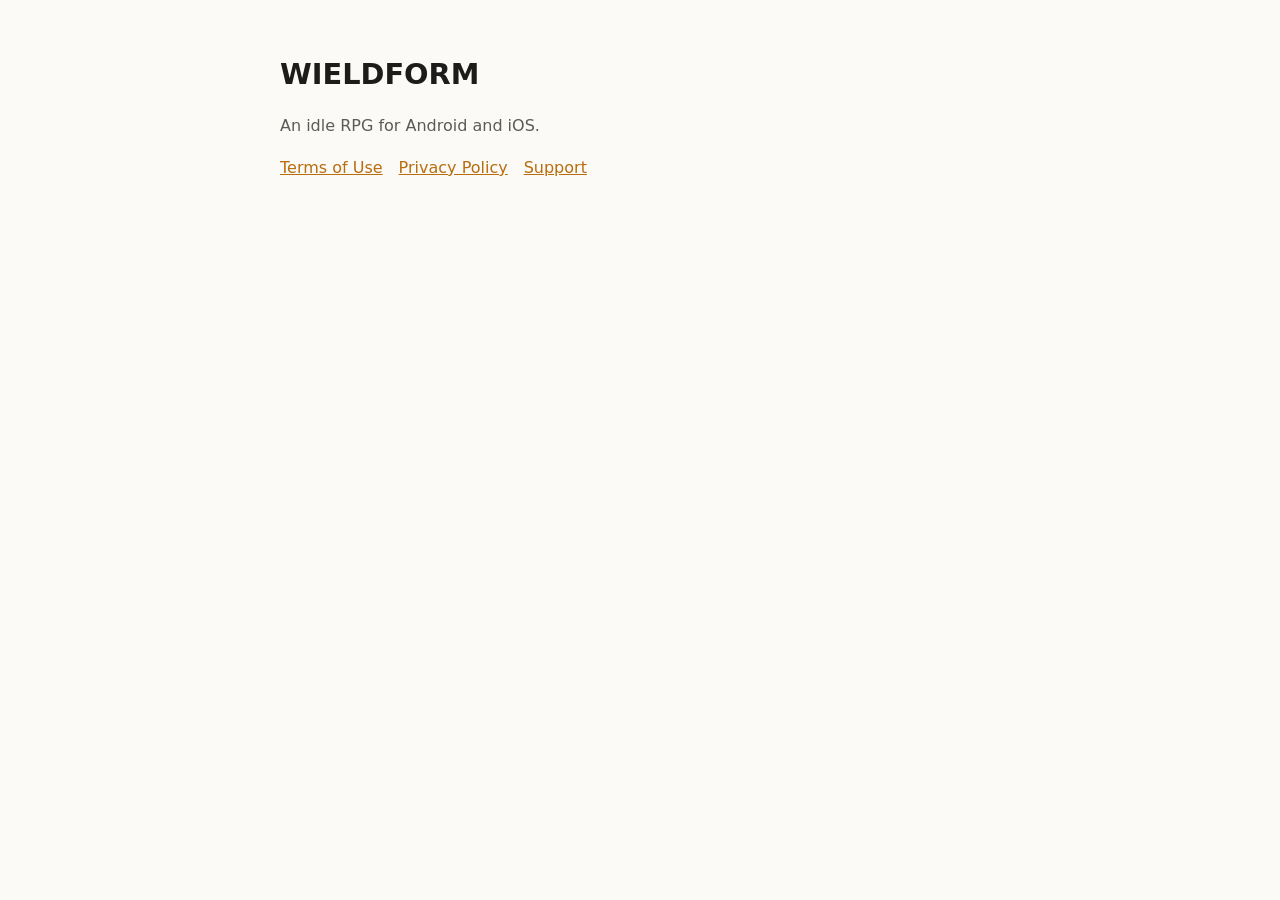
<file: index.html>
<!doctype html><html lang="en"><head><meta charset="utf-8"><meta name="viewport" content="width=device-width,initial-scale=1"><title>WIELDFORM</title><link rel="stylesheet" href="style.css"></head>
<body><main><h1>WIELDFORM</h1><p class="dim">An idle RPG for Android and iOS.</p>
<nav><a href="terms.html">Terms of Use</a><a href="privacy.html">Privacy Policy</a><a href="support.html">Support</a></nav></main></body></html>
</file>
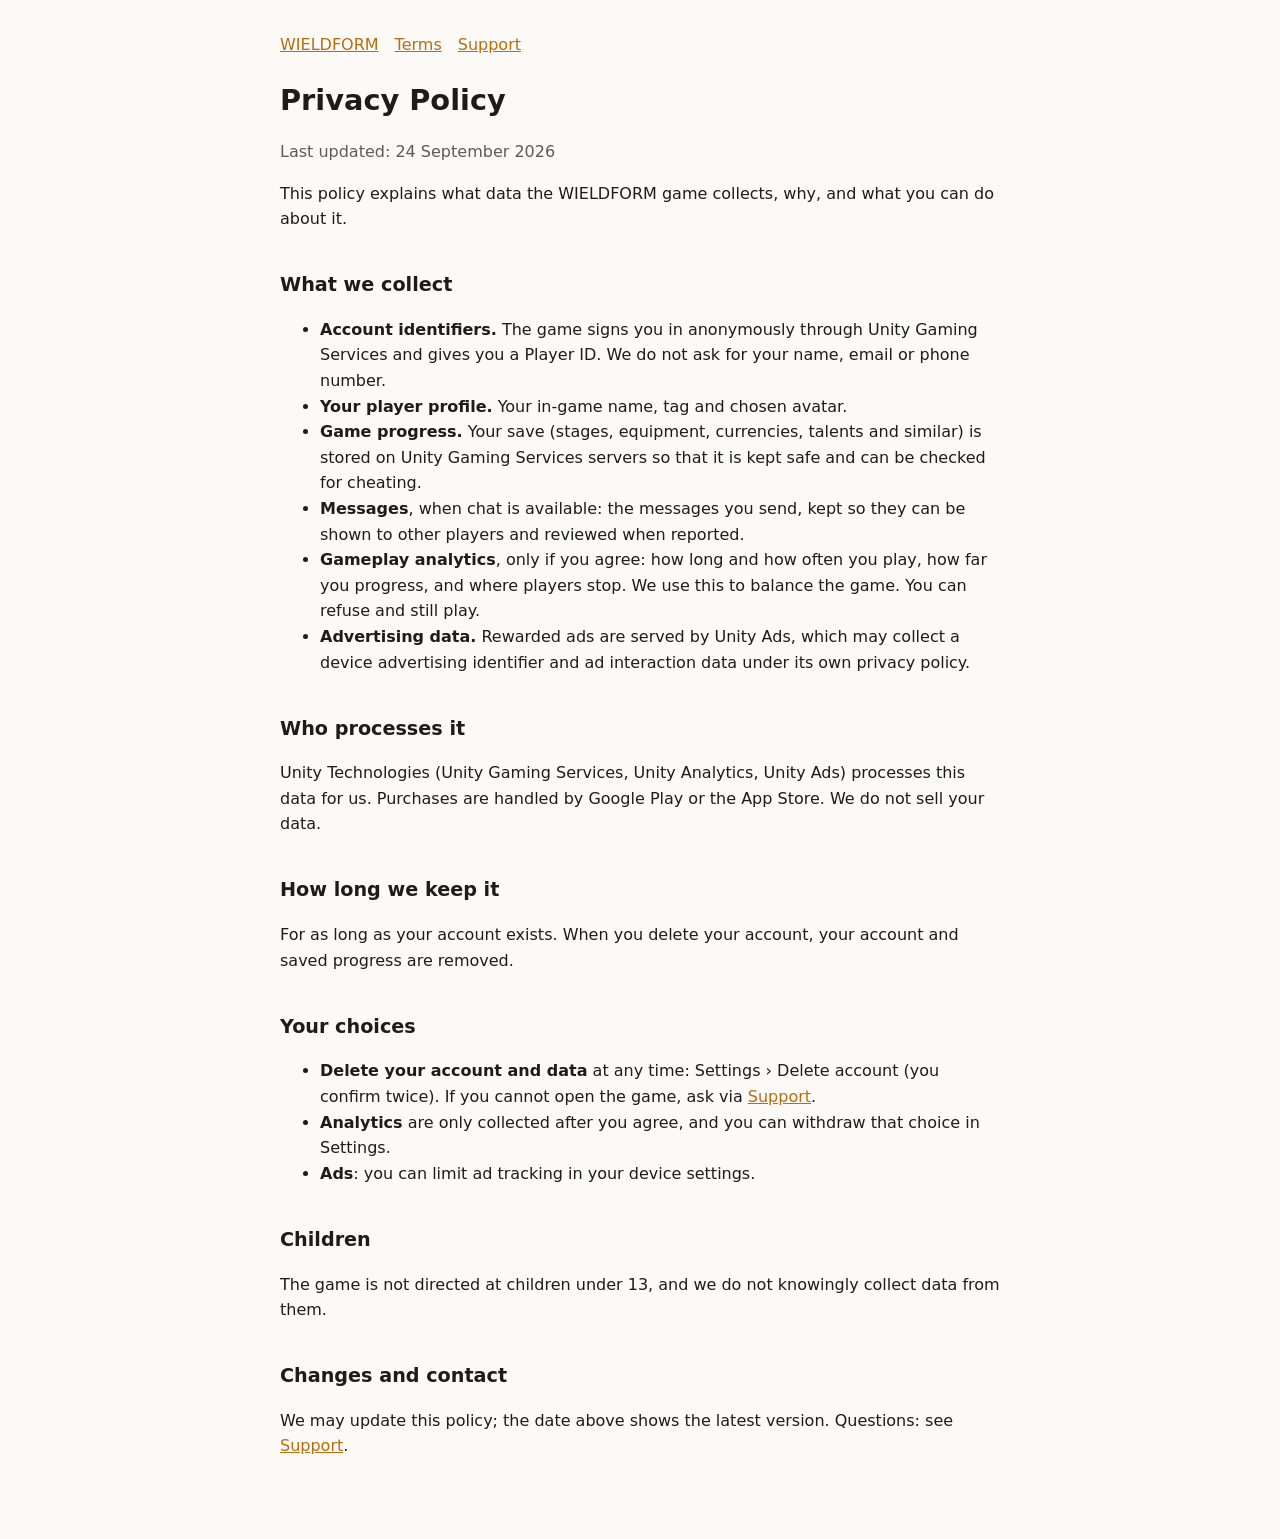
<file: privacy.html>
<!doctype html><html lang="en"><head><meta charset="utf-8"><meta name="viewport" content="width=device-width,initial-scale=1"><title>WIELDFORM Privacy Policy</title><link rel="stylesheet" href="style.css"></head>
<body><main><nav><a href="index.html">WIELDFORM</a><a href="terms.html">Terms</a><a href="support.html">Support</a></nav>
<h1>Privacy Policy</h1><p class="dim">Last updated: 24 September 2026</p>
<p>This policy explains what data the WIELDFORM game collects, why, and what you can do about it.</p>
<h2>What we collect</h2>
<ul>
<li><strong>Account identifiers.</strong> The game signs you in anonymously through Unity Gaming Services and gives you a Player ID. We do not ask for your name, email or phone number.</li>
<li><strong>Your player profile.</strong> Your in-game name, tag and chosen avatar.</li>
<li><strong>Game progress.</strong> Your save (stages, equipment, currencies, talents and similar) is stored on Unity Gaming Services servers so that it is kept safe and can be checked for cheating.</li>
<li><strong>Messages</strong>, when chat is available: the messages you send, kept so they can be shown to other players and reviewed when reported.</li>
<li><strong>Gameplay analytics</strong>, only if you agree: how long and how often you play, how far you progress, and where players stop. We use this to balance the game. You can refuse and still play.</li>
<li><strong>Advertising data.</strong> Rewarded ads are served by Unity Ads, which may collect a device advertising identifier and ad interaction data under its own privacy policy.</li>
</ul>
<h2>Who processes it</h2>
<p>Unity Technologies (Unity Gaming Services, Unity Analytics, Unity Ads) processes this data for us. Purchases are handled by Google Play or the App Store. We do not sell your data.</p>
<h2>How long we keep it</h2>
<p>For as long as your account exists. When you delete your account, your account and saved progress are removed.</p>
<h2>Your choices</h2>
<ul>
<li><strong>Delete your account and data</strong> at any time: Settings &rsaquo; Delete account (you confirm twice). If you cannot open the game, ask via <a href="support.html">Support</a>.</li>
<li><strong>Analytics</strong> are only collected after you agree, and you can withdraw that choice in Settings.</li>
<li><strong>Ads</strong>: you can limit ad tracking in your device settings.</li>
</ul>
<h2>Children</h2>
<p>The game is not directed at children under 13, and we do not knowingly collect data from them.</p>
<h2>Changes and contact</h2>
<p>We may update this policy; the date above shows the latest version. Questions: see <a href="support.html">Support</a>.</p>
</main></body></html>
</file>
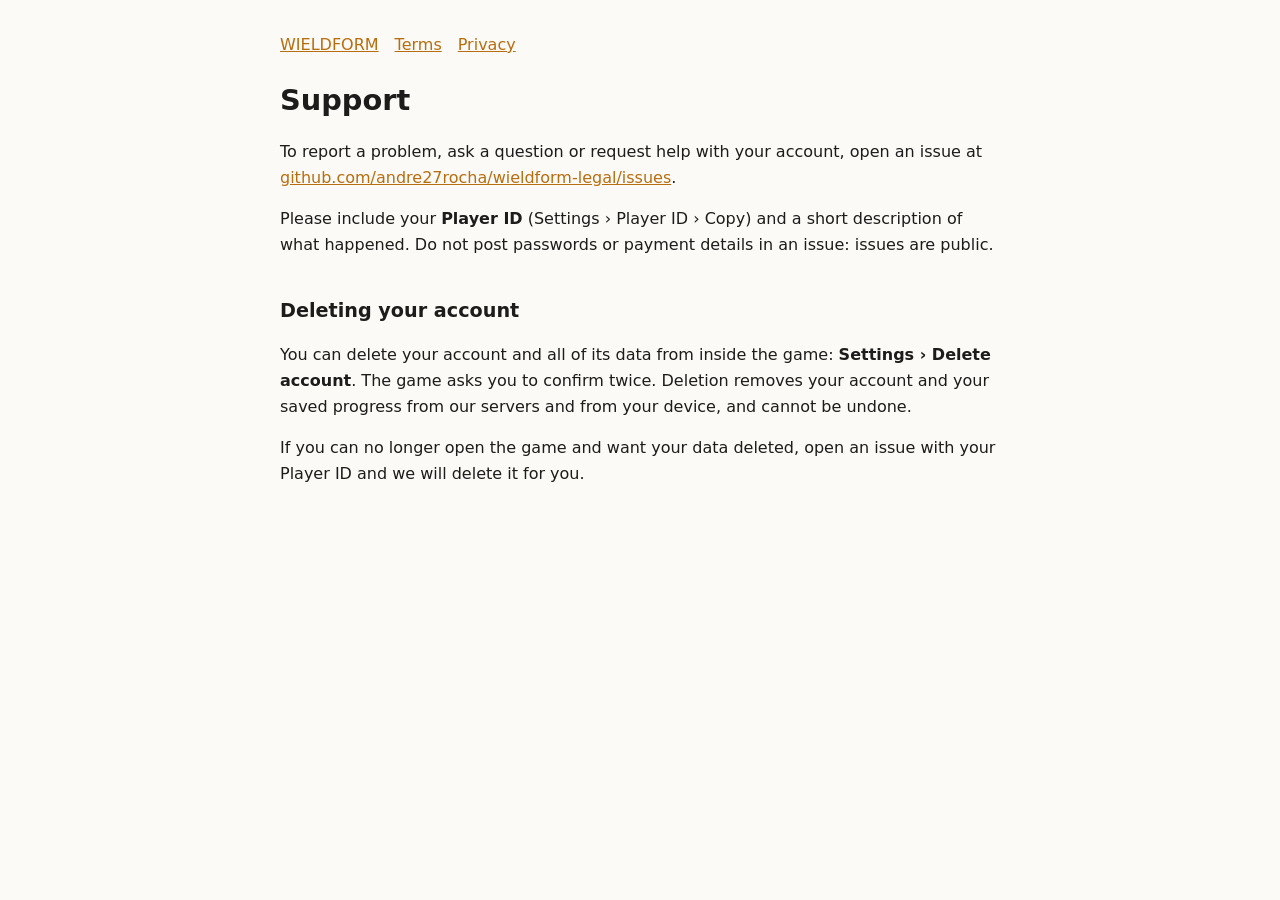
<file: support.html>
<!doctype html><html lang="en"><head><meta charset="utf-8"><meta name="viewport" content="width=device-width,initial-scale=1"><title>WIELDFORM Support</title><link rel="stylesheet" href="style.css"></head>
<body><main><nav><a href="index.html">WIELDFORM</a><a href="terms.html">Terms</a><a href="privacy.html">Privacy</a></nav>
<h1>Support</h1>
<p>To report a problem, ask a question or request help with your account, open an issue at
<a href="https://github.com/andre27rocha/wieldform-legal/issues">github.com/andre27rocha/wieldform-legal/issues</a>.</p>
<p>Please include your <strong>Player ID</strong> (Settings &rsaquo; Player ID &rsaquo; Copy) and a short description of what happened. Do not post passwords or payment details in an issue: issues are public.</p>
<h2>Deleting your account</h2>
<p>You can delete your account and all of its data from inside the game: <strong>Settings &rsaquo; Delete account</strong>. The game asks you to confirm twice. Deletion removes your account and your saved progress from our servers and from your device, and cannot be undone.</p>
<p>If you can no longer open the game and want your data deleted, open an issue with your Player ID and we will delete it for you.</p>
</main></body></html>
</file>
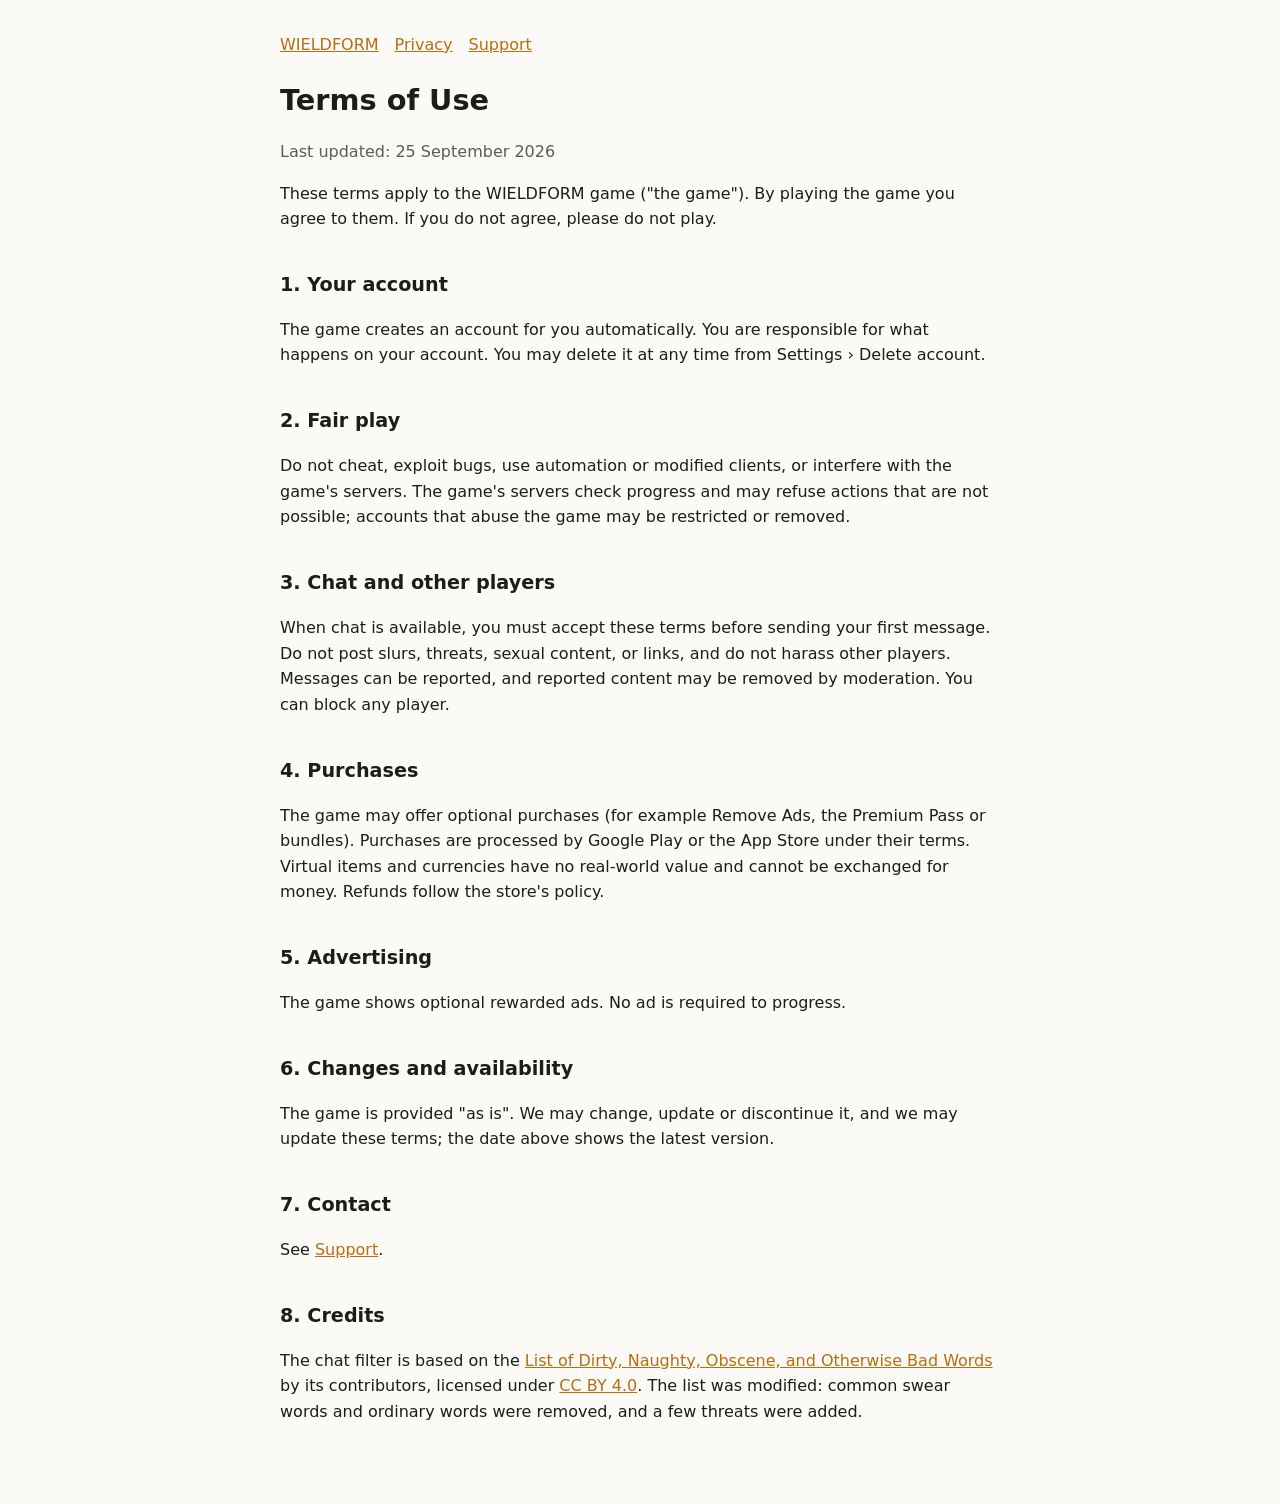
<file: terms.html>
<!doctype html><html lang="en"><head><meta charset="utf-8"><meta name="viewport" content="width=device-width,initial-scale=1"><title>WIELDFORM Terms of Use</title><link rel="stylesheet" href="style.css"></head>
<body><main><nav><a href="index.html">WIELDFORM</a><a href="privacy.html">Privacy</a><a href="support.html">Support</a></nav>
<h1>Terms of Use</h1><p class="dim">Last updated: 25 September 2026</p>
<p>These terms apply to the WIELDFORM game ("the game"). By playing the game you agree to them. If you do not agree, please do not play.</p>
<h2>1. Your account</h2>
<p>The game creates an account for you automatically. You are responsible for what happens on your account. You may delete it at any time from Settings &rsaquo; Delete account.</p>
<h2>2. Fair play</h2>
<p>Do not cheat, exploit bugs, use automation or modified clients, or interfere with the game's servers. The game's servers check progress and may refuse actions that are not possible; accounts that abuse the game may be restricted or removed.</p>
<h2>3. Chat and other players</h2>
<p>When chat is available, you must accept these terms before sending your first message. Do not post slurs, threats, sexual content, or links, and do not harass other players. Messages can be reported, and reported content may be removed by moderation. You can block any player.</p>
<h2>4. Purchases</h2>
<p>The game may offer optional purchases (for example Remove Ads, the Premium Pass or bundles). Purchases are processed by Google Play or the App Store under their terms. Virtual items and currencies have no real-world value and cannot be exchanged for money. Refunds follow the store's policy.</p>
<h2>5. Advertising</h2>
<p>The game shows optional rewarded ads. No ad is required to progress.</p>
<h2>6. Changes and availability</h2>
<p>The game is provided "as is". We may change, update or discontinue it, and we may update these terms; the date above shows the latest version.</p>
<h2>7. Contact</h2>
<p>See <a href="support.html">Support</a>.</p>
<h2>8. Credits</h2>
<p>The chat filter is based on the <a href="https://github.com/LDNOOBW/List-of-Dirty-Naughty-Obscene-and-Otherwise-Bad-Words">List of Dirty, Naughty, Obscene, and Otherwise Bad Words</a> by its contributors, licensed under <a href="https://creativecommons.org/licenses/by/4.0/">CC BY 4.0</a>. The list was modified: common swear words and ordinary words were removed, and a few threats were added.</p>
</main></body></html>
</file>
<file: style.css>
:root { --bg: #16161a; --fg: #ecebe6; --dim: #a9a8a1; --accent: #e8a33d; }
@media (prefers-color-scheme: light) { :root { --bg: #fbfaf7; --fg: #1d1c1a; --dim: #5d5b55; --accent: #b86d0e; } }
body { background: var(--bg); color: var(--fg); font: 16px/1.6 system-ui, sans-serif; margin: 0; }
main { max-width: 720px; margin: 0 auto; padding: 32px 16px 64px; }
h1 { font-size: 1.8em; margin-bottom: 0.2em; } h2 { font-size: 1.2em; margin-top: 2em; }
p, li { color: var(--fg); } .dim { color: var(--dim); } a { color: var(--accent); }
nav a { margin-right: 16px; }
</file>
